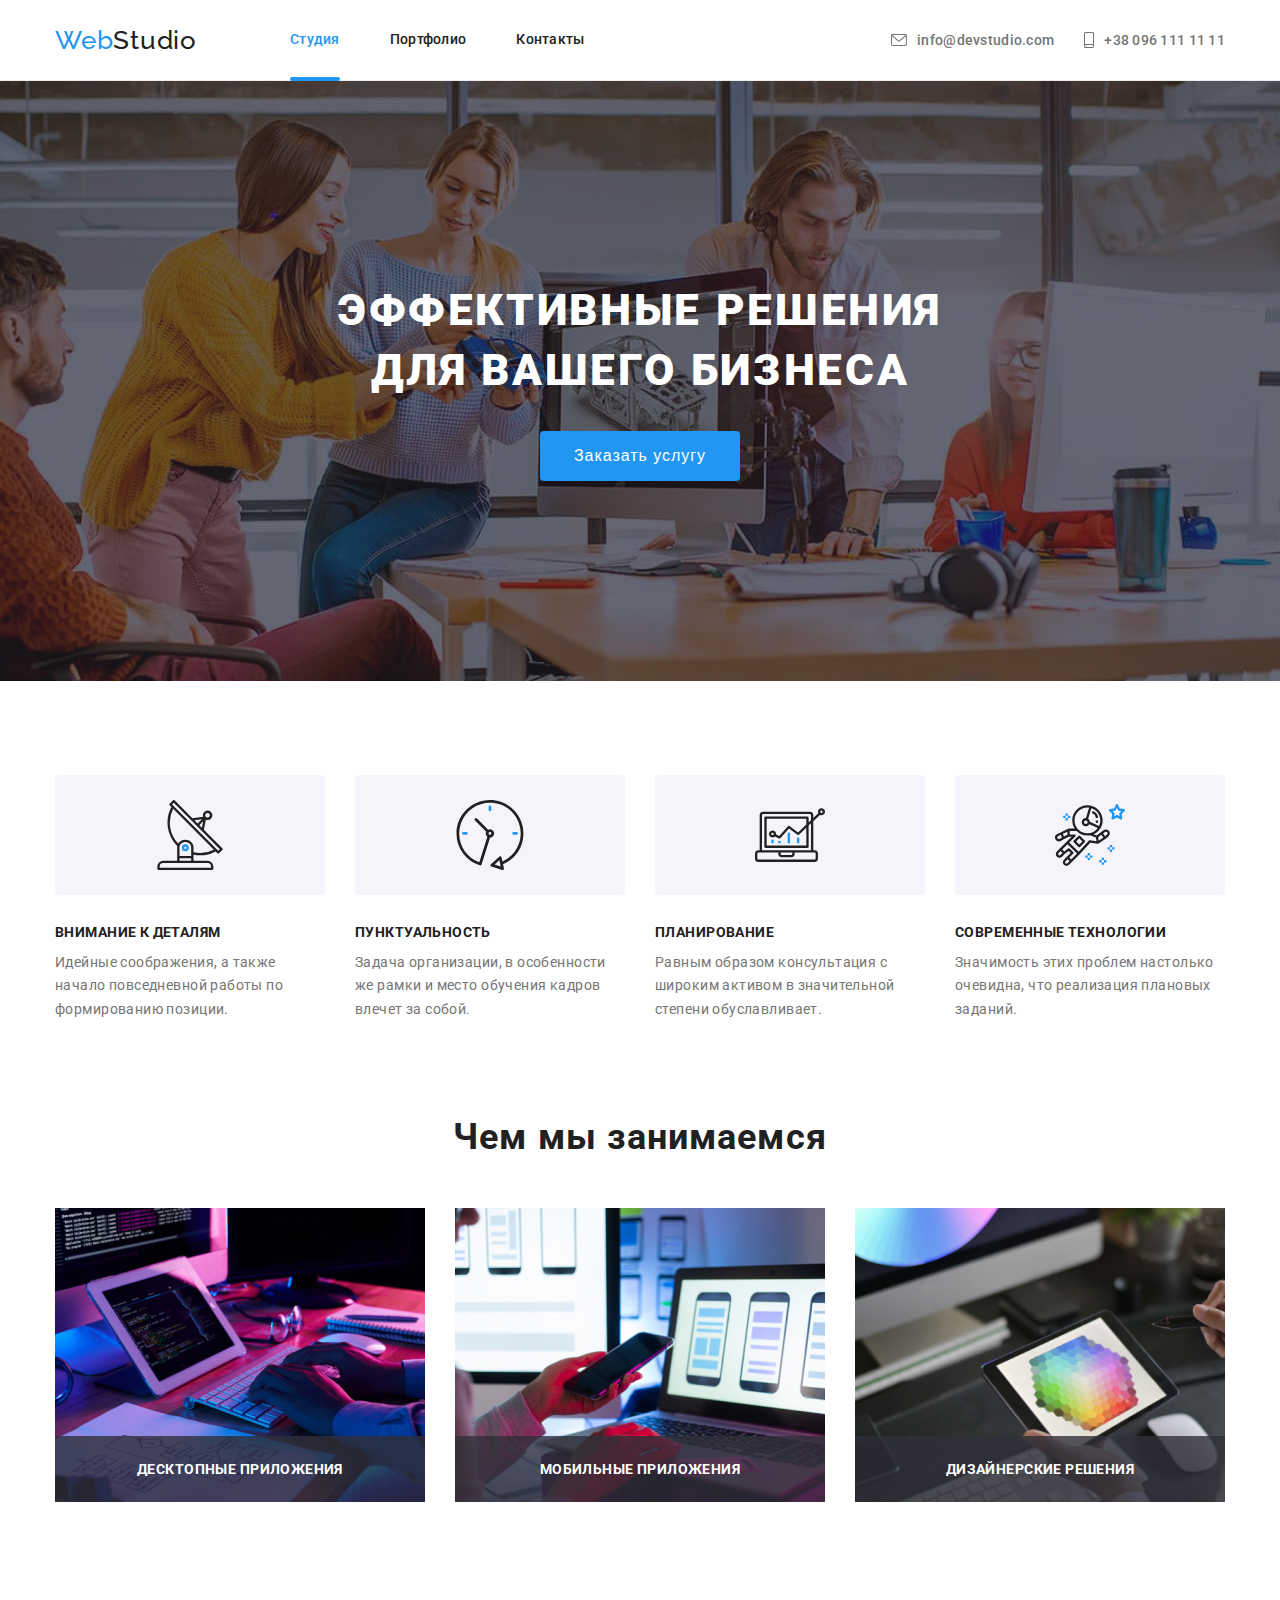
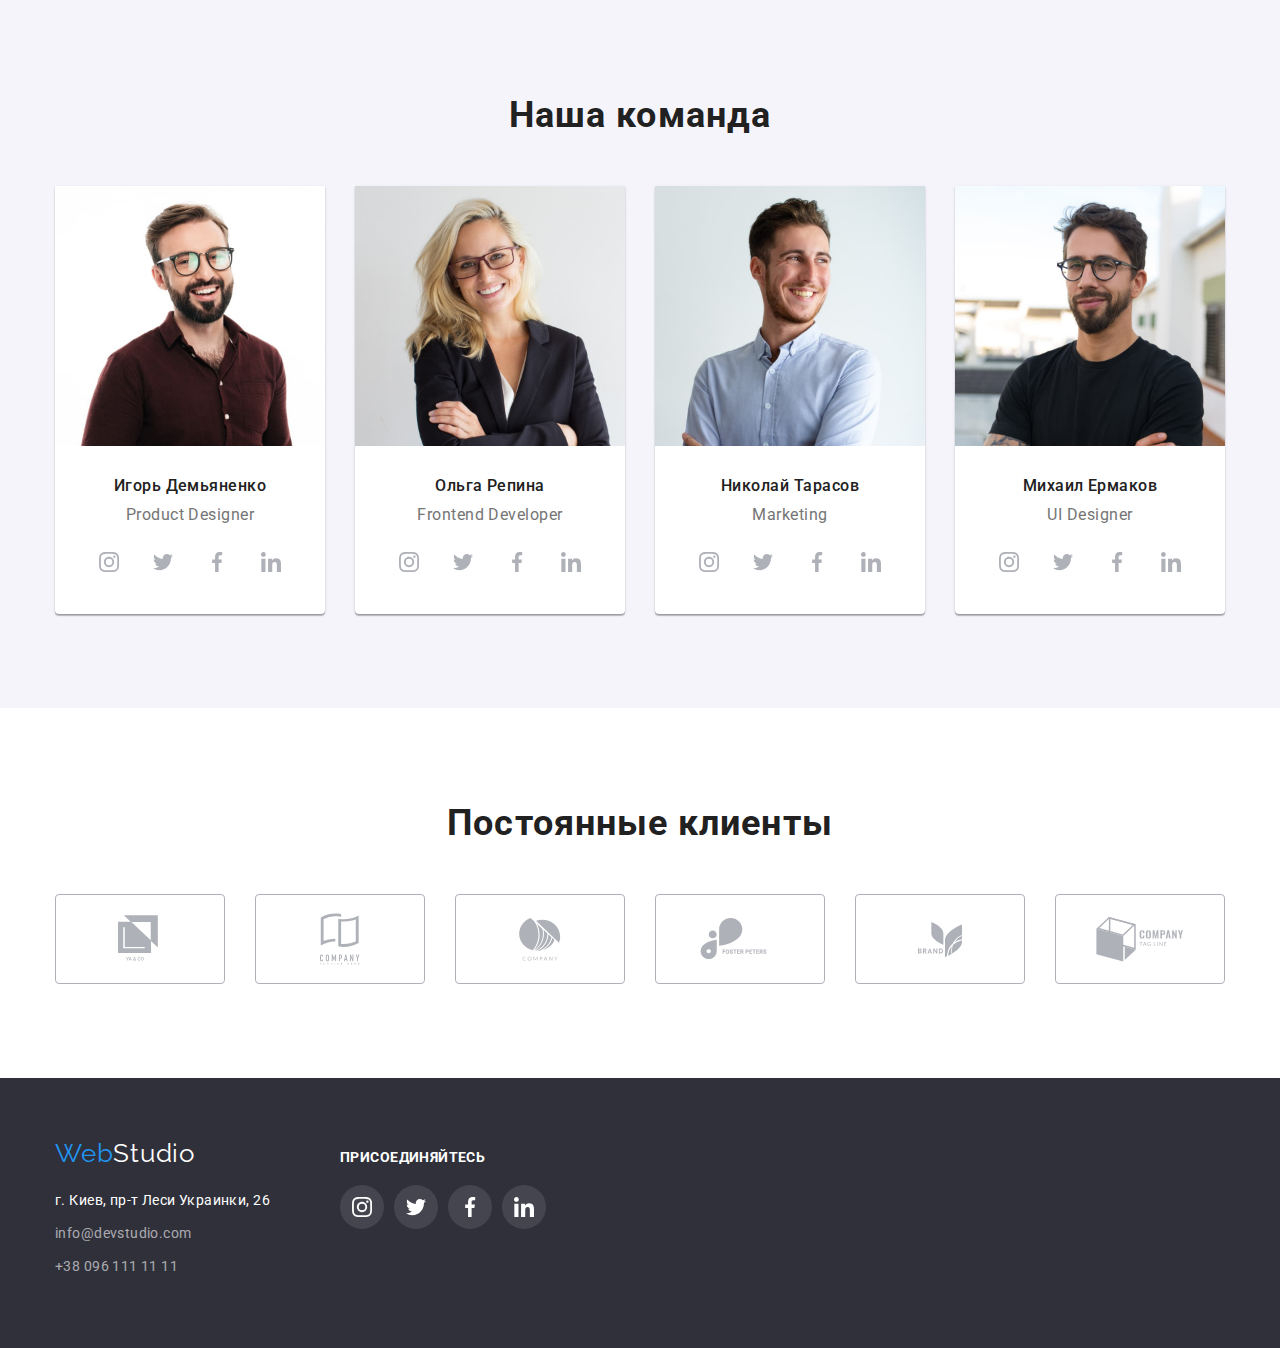
<file: index.html>
<!DOCTYPE html>
<html lang="ru">
<head>
    <meta charset="UTF-8">
    <meta name="viewport" content="width=device-width, initial-scale=1.0">
    <title>Studio</title>
    <link rel="preconnect" href="https://fonts.gstatic.com">
    <link href="https://fonts.googleapis.com/css2?family=Raleway:wght@700&family=Roboto:wght@400;500;700;900&display=swap" rel="stylesheet">
    <link rel="stylesheet" href="./css/modern-normalize.css">
    <link rel="stylesheet" href="./css/style.css">
</head>
<body>
    <header class="header-title">
        <div class="header-nav-menu container">
            <nav class="site-nav">
                    <a class="logo" href=""><span class="logo-header">Web</span>Studio</a>
                    <ul class="nav-menu">
                        <li class="nav-menu-item">
                            <a class="nav-link current" href="./index.html">Студия
                            </a></li>
                        <li class="nav-menu-item">
                            <a class="nav-link" href="./portfolio.html">Портфолио
                            </a>
                        </li>
                        <li class="nav-menu-item">
                            <a class="nav-link" href="#contacts">Контакты
                            </a>
                        </li>
                    </ul>
            </nav>
            <ul class="contact-link">
                <li class="contact-menu">
                    <a class="contact-item" href="mailo:info@devstudio.com">
                        <svg class="link-svg" width="16" height="12">
                            <use href="./images/icons.svg#email">
                            </use>
                        </svg>info@devstudio.com
                    </a>
                </li>
                <li class="contact-menu">
                    <a class="contact-item" href="tel:+380961111111">
                        <svg class="link-svg" width="10" height="16">
                            <use href="./images/icons.svg#phone">
                            </use>
                        </svg>+38 096 111 11 11
                    </a>
                </li>
            </ul>
        </div>
    </header>
    <main>
        <section class="hero-main">
            <div class="hero container">
                <h1 class="title-hero">Эффективные решения <br> для вашего бизнеса</h1>
                <button class="hero-button" type="button" data-modal-open>Заказать услугу</button>
            </div>
        </section>   
        <section class="postulates-main">
            <div class="postulates container">
                <h2  class="visually-hidden">Постулаты компании</h2>
                <ul class="postulates-name">
                    <li class="postulates-name-item">
                        <div class="postulates-thumb">
                            <svg class="postulates-svg" width="70" height="70">
                                <use href="./images/icons.svg#antenna"></use>
                            </svg>
                        </div>
                        <h3 class="title-postulates">Внимание к деталям</h3>
                        <p class="title-postulates-item">
                            Идейные соображения, а также начало повседневной работы по формированию позиции.
                        </p>
                    </li>
                    <li class="postulates-name-item">
                        <div class="postulates-thumb">
                            <svg class="postulates-svg" width="70" height="70">
                                <use href="./images/icons.svg#clock"></use>
                            </svg>  
                        </div> 
                        <h3 class="title-postulates">Пунктуальность</h3>
                        <p class="title-postulates-item">
                            Задача организации, в особенности же рамки и место обучения кадров влечет за собой.
                        </p>
                    </li> 
                    <li class="postulates-name-item">
                        <div class="postulates-thumb">
                            <svg class="postulates-svg" width="70" height="70">
                            <use href="./images/icons.svg#diagram"></use>
                          </svg>  
                        </div> 
                        <h3 class="title-postulates">Планирование</h3>
                        <p class="title-postulates-item">
                            Равным образом консультация с широким активом в значительной степени обуславливает. 
                        </p>
                    </li>            
                    <li class="postulates-name-item">
                        <div class="postulates-thumb">
                            <svg class="postulates-svg" width="70" height="70">
                                <use href="./images/icons.svg#astronaut"></use>
                            </svg>
                        </div>
                        <h3 class="title-postulates">Современные технологии</h3>
                        <p class="title-postulates-item">
                            Значимость этих проблем настолько очевидна, что реализация плановых заданий.
                        </p>
                    </li>            
                </ul>
            </div>
        </section>
        <section class="function-main">
            <div class="function container">
                <h2 class="title-function">Чем мы занимаемся</h2>
                <ul class="function-name">
                    <li class="function-name-item">
                        <div class="function-item-title">
                            <img src="images/photo1.jpg" alt="" width="370">
                            <div class="function-item-text">
                                <p>Десктопные приложения</p>
                            </div>
                        </div>
                        </li>
                    <li class="function-name-item">
                        <div class="function-item-title">
                            <img src="images/photo2.jpg" alt="" width="370">
                            <div class="function-item-text">
                                <p>Мобильные приложения</p>
                            </div>
                        </div>
                    </li>
                    <li class="function-name-item">
                        <div class="function-item-title">
                            <img src="images/photo3.jpg" alt="" width="370">
                            <div class="function-item-text">
                                <p>Дизайнерские решения</p>
                            </div>
                        </div>
                    </li>
                </ul>
            </div>
        </section>
        <section class="team-main">
            <div class="team container">
                <h2 class="title-team">Наша команда</h2>
                <ul class="team-name">
                    <li class="team-name-item">
                        <img src="images/employee1.jpg" alt="Фото Игорь Демьяненко">
                        <div class="card">
                            <h3 class="team-employee">Игорь Демьяненко</h3>
                            <p class="position-team">Product Designer</p>
                        </div>
                        <ul class="team-link">
                            <li class="team-link-menu">
                                <a class="team-link-item" href="">
                                    <svg class="team-link-svg" width="20" height="20">
                                        <use href="./images/icons.svg#instagram">
                                        </use>
                                    </svg>
                                </a>
                            </li>
                            <li class="team-link-menu">
                                <a class="team-link-item" href="">
                                    <svg class="team-link-svg" width="20" height="20">
                                        <use href="./images/icons.svg#twitter">
                                        </use>
                                    </svg>
                                </a>
                            </li>
                            <li class="team-link-menu">
                                <a class="team-link-item" href="">
                                    <svg class="team-link-svg" width="20" height="20">
                                        <use href="./images/icons.svg#facebook">
                                        </use>
                                    </svg>
                                </a>
                            </li>
                            <li class="team-link-menu">
                                <a class="team-link-item" href="">
                                    <svg class="team-link-svg" width="20" height="20">
                                        <use href="./images/icons.svg#linkedin">
                                        </use>
                                    </svg>
                                </a>
                            </li>
                        </ul>
                    </li>
                    <li class="team-name-item">
                        <img src="images/employee2.jpg" alt="Фото Ольга Репина">
                        <div class="card">
                            <h3 class="team-employee">Ольга Репина</h3>
                            <p class="position-team">Frontend Developer</p>
                        </div>
                        <ul class="team-link">
                            <li class="team-link-menu">
                                <a class="team-link-item" href="">
                                    <svg class="team-link-svg" width="20" height="20">
                                        <use href="./images/icons.svg#instagram">
                                        </use>
                                    </svg>
                                </a>
                            </li>
                            <li class="team-link-menu">
                                <a class="team-link-item" href="">
                                    <svg class="team-link-svg" width="20" height="20">
                                        <use href="./images/icons.svg#twitter">
                                        </use>
                                    </svg>
                                </a>
                            </li>
                            <li class="team-link-menu">
                                <a class="team-link-item" href="">
                                    <svg class="team-link-svg" width="20" height="20">
                                        <use href="./images/icons.svg#facebook">
                                        </use>
                                    </svg>
                                </a>
                            </li>
                            <li class="team-link-menu">
                                <a class="team-link-item" href="">
                                    <svg class="team-link-svg" width="20" height="20">
                                        <use href="./images/icons.svg#linkedin">
                                        </use>
                                    </svg>
                                </a>
                            </li>
                        </ul>
                    </li>
                    <li class="team-name-item">
                        <img src="images/employee3.jpg" alt="Фото Николай Тарасов">
                        <div class="card">
                            <h3 class="team-employee">Николай Тарасов</h3>
                            <p class="position-team">Marketing</p>
                        </div>
                        <ul class="team-link">
                            <li class="team-link-menu">
                                <a class="team-link-item" href="">
                                    <svg class="team-link-svg" width="20" height="20">
                                        <use href="./images/icons.svg#instagram">
                                        </use>
                                    </svg>
                                </a>
                            </li>
                            <li class="team-link-menu">
                                <a class="team-link-item" href="">
                                    <svg class="team-link-svg" width="20" height="20">
                                        <use href="./images/icons.svg#twitter">
                                        </use>
                                    </svg>
                                </a>
                            </li>
                            <li class="team-link-menu">
                                <a class="team-link-item" href="">
                                    <svg class="team-link-svg" width="20" height="20">
                                        <use href="./images/icons.svg#facebook">
                                        </use>
                                    </svg>
                                </a>
                            </li>
                            <li class="team-link-menu">
                                <a class="team-link-item" href="">
                                    <svg class="team-link-svg" width="20" height="20">
                                        <use href="./images/icons.svg#linkedin">
                                        </use>
                                    </svg>
                                </a>
                            </li>
                        </ul>
                    </li>
                    <li class="team-name-item">
                        <img src="images/employee4.jpg" alt="Фото Михаил Ермаков">
                        <div class="card">
                            <h3 class="team-employee">Михаил Ермаков</h3>
                            <p class="position-team">UI Designer</p>
                        </div>
                        <ul class="team-link">
                            <li class="team-link-menu">
                                <a class="team-link-item" href="">
                                    <svg class="team-link-svg" width="20" height="20">
                                        <use href="./images/icons.svg#instagram">
                                        </use>
                                    </svg>
                                </a>
                            </li>
                            <li class="team-link-menu">
                                <a class="team-link-item" href="">
                                    <svg class="team-link-svg" width="20" height="20">
                                        <use href="./images/icons.svg#twitter">
                                        </use>
                                    </svg>
                                </a>
                            </li>
                            <li class="team-link-menu">
                                <a class="team-link-item" href="">
                                    <svg class="team-link-svg" width="20" height="20">
                                        <use href="./images/icons.svg#facebook">
                                        </use>
                                    </svg>
                                </a>
                            </li>
                            <li class="team-link-menu">
                                <a class="team-link-item" href="">
                                    <svg class="team-link-svg" width="20" height="20">
                                        <use href="./images/icons.svg#linkedin">
                                        </use>
                                    </svg>
                                </a>
                            </li>
                        </ul>
                    </li>
                </ul>
            </div>
        </section>
        <section class="clients-main">
            <div class="clients container">
                <h2 class="title-clients">Постоянные клиенты</h2>
                <ul class="clients-name">
                    <li class="clients-item">
                        <a class="clients-link" href="">
                            <svg class="clients-logo" width="44" height="49">
                                <use href="./images/icons.svg#logo1"></use>
                            </svg>
                        </a>
                    </li>
                    <li class="clients-item">
                        <a class="clients-link" href="">
                            <svg class="clients-logo" width="40" height="52">
                                <use href="./images/icons.svg#logo2"></use>
                            </svg>
                        </a>
                    </li>
                    <li class="clients-item">
                        <a class="clients-link" href="">
                            <svg class="clients-logo" width="42" height="43">
                                <use href="./images/icons.svg#logo3"></use>
                            </svg>
                        </a>
                    </li>
                    <li class="clients-item">
                        <a class="clients-link" href="">
                            <svg class="clients-logo" width="80" height="42">
                                <use href="./images/icons.svg#logo4"></use>
                            </svg>
                        </a>
                    </li>
                    <li class="clients-item">
                        <a class="clients-link" href="">
                            <svg class="clients-logo" width="44" height="49">
                                <use href="./images/icons.svg#logo5"></use>
                            </svg>
                        </a>
                    </li>
                    <li class="clients-item">
                        <a class="clients-link" href="">
                            <svg class="clients-logo" width="88" height="45">
                                <use href="./images/icons.svg#logo6"></use>
                            </svg>
                        </a>
                    </li>
                </ul>
             </div>
        </section>
    </main>
    <footer class="footer-main">
        <div class="footer container">
            <div class="footer-first">
                <a class="logo" href="./index.html"><span class="logo-header">Web</span><span class="logo-footer">Studio</span></a>
                <address class="footer-address">
                <p class="footer-text">г. Киев, пр-т Леси Украинки, 26</p>
                <ul class="footer-list">
                        <li class="footer-item"><a class="footer-link" href="mailo:info@devstudio.com">info@devstudio.com</a></li>
                        <li class="footer-item"><a class="footer-link" href="tel:+380961111111">+38 096 111 11 11</a></li>
                    </ul>
                </address>  
            </div>  
            <div class="footer-second">
                <h3 class="footer-second-title">присоединяйтесь</h3>
                <ul class="footer-second-name">
                    <li class="footer-second-menu">
                        <a class="footer-second-item" href="#">
                            <svg class="footer-second-svg">
                                <use href="./images/icons.svg#instagram">
                                </use>
                            </svg>
                        </a>
                    </li>
                    <li class="footer-second-menu">
                        <a class="footer-second-item" href="#">
                            <svg class="footer-second-svg">
                                <use href="./images/icons.svg#twitter">
                                </use>
                            </svg>
                        </a>
                    </li>
                    <li class="footer-second-menu">
                        <a class="footer-second-item" href="#">
                            <svg class="footer-second-svg">
                                <use href="./images/icons.svg#facebook">
                                </use>
                            </svg>
                        </a>
                    </li>
                    <li class="footer-second-menu">
                        <a class="footer-second-item" href="#">
                            <svg class="footer-second-svg">
                                <use href="./images/icons.svg#linkedin">
                                </use>
                            </svg>
                        </a>
                    </li>
                </ul>
            </div>
        </div>
    </footer>
    <!-- <script>
        const { height: pageHeaderHeight } = document
        .querySelector(".header-title")
        .getBoundingClientRect();
        
        document.body.style.paddingTop = '${pageHeaderHeight}px';
    </script> -->
    <div class="backdrop is-hidden" data-modal>
        <div class="order-modal">
            <button class="order-close" type="button" data-modal-close>
            <svg width="18" height="18">
                <use href="./images/icons.svg#close"></use>
            </svg>
            </button>
        </div>
    </div>

     <script src="./js/modal.js"></script>
</body>
</html>
</file>
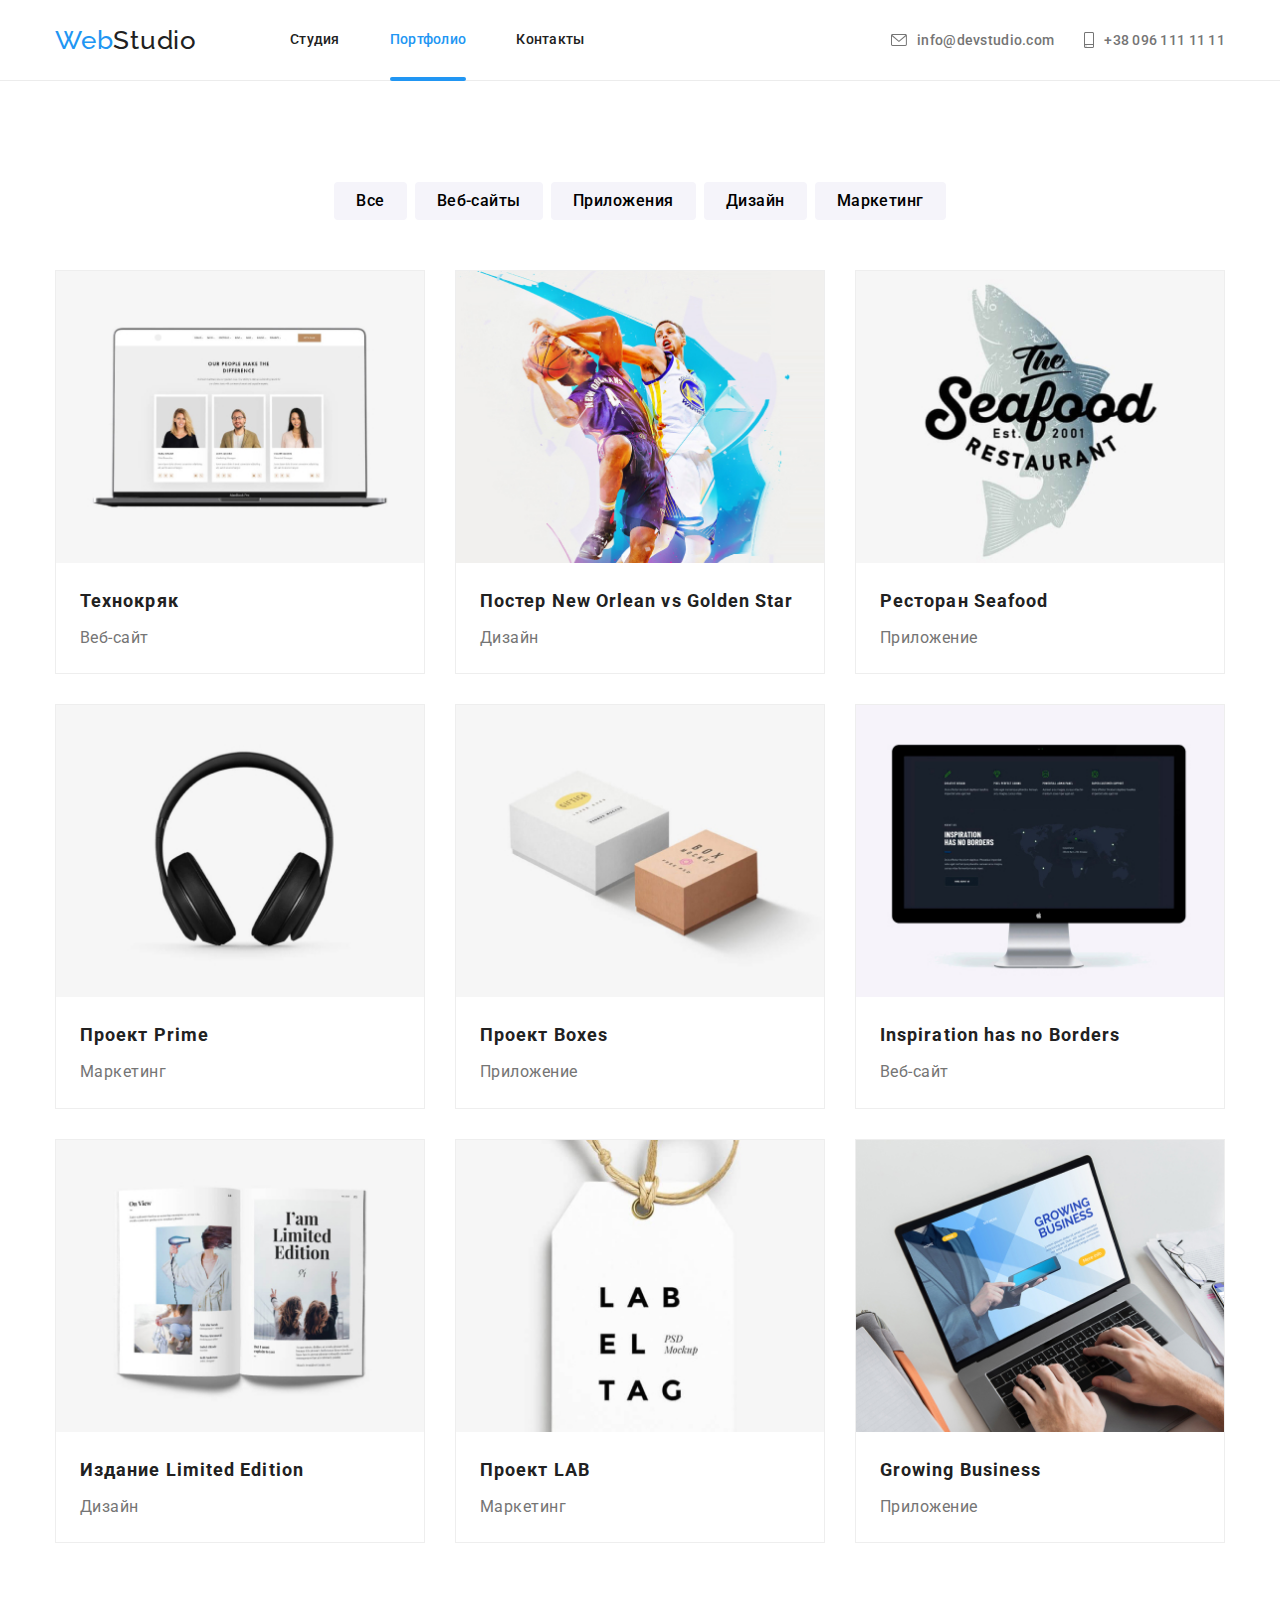
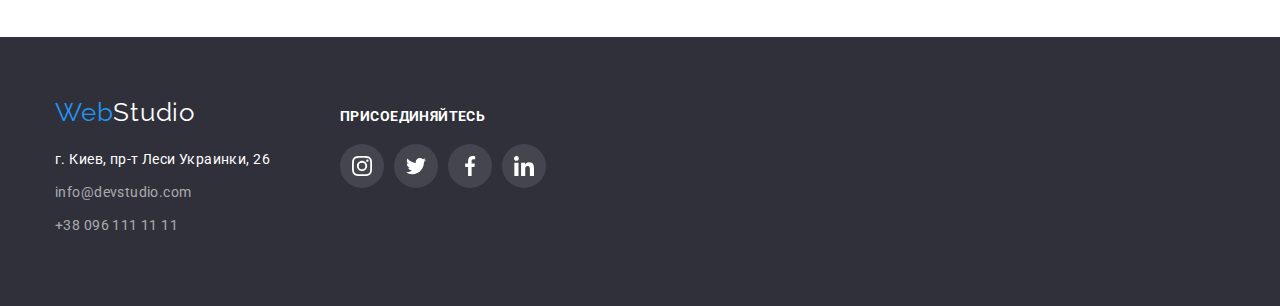
<file: portfolio.html>
<!DOCTYPE html>
<html lang="ru">
<head>
    <meta charset="UTF-8">
    <meta name="viewport" content="width=device-width, initial-scale=1.0">
    <title>Portfolio</title>
    <link rel="stylesheet" href="./css/modern-normalize.css">
    <link rel="stylesheet" href="./css/style.css">
    <link rel="preconnect" href="https://fonts.gstatic.com">
    <link href="https://fonts.googleapis.com/css2?family=Raleway:wght@700&family=Roboto:wght@400;500;700;900&display=swap" rel="stylesheet">


</head>
<body>
    <header class="header-title">
        <div class="header-nav-menu container">
            <nav class="site-nav">
                    <a class="logo" href=""><span class="logo-header">Web</span>Studio</a>
                    <ul class="nav-menu">
                        <li class="nav-menu-item">
                            <a class="nav-link" href="./index.html">Студия
                            </a>
                        </li>
                        <li class="nav-menu-item">
                            <a class="nav-link current" href="./portfolio.html">Портфолио
                            </a>
                        </li>
                        <li class="nav-menu-item">
                            <a class="nav-link" href="#">Контакты
                            </a>
                        </li>
                    </ul>
            </nav>
            <ul class="contact-link">
                <li class="contact-menu">
                    <a class="contact-item" href="mailo:info@devstudio.com">
                        <svg class="link-svg" width="16" height="12">
                            <use href="./images/icons.svg#email">
                            </use>
                        </svg>
                    info@devstudio.com</a>
                </li>
                <li class="contact-menu">
                    <a class="contact-item" href="tel:+380961111111">
                        <svg class="link-svg" width="10" height="16">
                            <use href="./images/icons.svg#phone">
                            </use>
                        </svg>
                       +38 096 111 11 11</a>
                </li>
            </ul>
        </div>
    </header>
<main>
        <section class="portfolio-main">
            <div class="portfolio-button container">
                <h1 class="visually-hidden">portfolio</h1>
                <ul class="portfolio-name">
                    <li class="portfolio-name-item"><button class="portfolio-button-item" type="button">Все</button></li>
                    <li class="portfolio-name-item"><button class="portfolio-button-item" type="button">Веб-сайты</button></li>
                    <li class="portfolio-name-item"><button class="portfolio-button-item" type="button">Приложения</button></li>
                    <li class="portfolio-name-item"><button class="portfolio-button-item" type="button">Дизайн</button></li>
                    <li class="portfolio-name-item"><button class="portfolio-button-item" type="button">Маркетинг</button></li>
                </ul>
            </div>
            <div class="portfolio-card container">
                <ul class="card-name">
                    <li class="card-name-item">
                        <a class="card-name-link" href="">
                            <div class="card-thumb">
                                <img src="./images/img1.jpg" alt="" width="370">
                                <div class="card-overlay">
                                    Технокряк это современная площадка распространения коронавируса. Компании используют эту платформу для цифрового шпионажа и атак на защищённые сервера конкурентов
                                </div>
                            </div>
                            <div class="filter-name">
                                <h3 class="title-filter">Технокряк</h3>
                                <p class="filter-item">Веб-сайт</p>
                            </div>
                        </a>
                    </li>
                    <li class="card-name-item">
                        <a class="card-name-link" href="">
                            <div class="card-thumb">
                                <img src="./images/img2.jpg" alt="" width="370">
                                <div class="card-overlay">
                                    Технокряк это современная площадка распространения коронавируса. Компании используют эту платформу для цифрового шпионажа и атак на защищённые сервера конкурентов
                                </div>
                            </div>
                            <div class="filter-name">
                                <h3 class="title-filter">Постер New Orlean vs Golden Star</h3>
                                <p class="filter-item">Дизайн</p>
                            </div>
                        </a>
                    </li>
                    <li class="card-name-item">
                        <a class="card-name-link" href="">
                            <div class="card-thumb">
                                <img src="./images/img3.jpg" alt="" width="370">
                                <div class="card-overlay">
                                    Технокряк это современная площадка распространения коронавируса. Компании используют эту платформу для цифрового шпионажа и атак на защищённые сервера конкурентов
                                </div>
                            </div>
                            <div class="filter-name">
                                <h3 class="title-filter">Ресторан Seafood</h3>
                                <p class="filter-item">Приложение</p>
                            </div>
                        </a>
                    </li>
                    <li class="card-name-item">
                        <a class="card-name-link" href="">
                            <div class="card-thumb">
                                <img src="./images/img4.jpg" alt="" width="370">
                                <div class="card-overlay">
                                    Технокряк это современная площадка распространения коронавируса. Компании используют эту платформу для цифрового шпионажа и атак на защищённые сервера конкурентов
                                </div>
                            </div>
                            <div class="filter-name">
                                <h3 class="title-filter">Проект Prime</h3>
                                <p class="filter-item">Маркетинг</p>
                            </div>
                        </a>
                    </li>
                    <li class="card-name-item">
                        <a class="card-name-link" href="">
                            <div class="card-thumb">
                                <img src="./images/img5.jpg" alt="" width="370">
                                <div class="card-overlay">
                                    Технокряк это современная площадка распространения коронавируса. Компании используют эту платформу для цифрового шпионажа и атак на защищённые сервера конкурентов
                                </div>
                            </div>
                            <div class="filter-name">
                                <h3 class="title-filter">Проект Boxes</h3>
                                <p class="filter-item">Приложение</p>
                            </div>
                        </a>
                    </li>
                    <li class="card-name-item">
                        <a class="card-name-link" href="">
                            <div class="card-thumb">
                                <img src="./images/img6.jpg" alt="" width="370">
                                <div class="card-overlay">
                                    Технокряк это современная площадка распространения коронавируса. Компании используют эту платформу для цифрового шпионажа и атак на защищённые сервера конкурентов
                                </div>
                            </div>
                            <div class="filter-name">
                                <h3 class="title-filter">Inspiration has no Borders</h3>
                                <p class="filter-item">Веб-сайт</p>
                            </div>
                        </a>
                    </li>
                    <li class="card-name-item">
                        <a class="card-name-link" href="">
                            <div class="card-thumb">
                                <img src="./images/img7.jpg" alt="" width="370">
                                <div class="card-overlay">
                                    Технокряк это современная площадка распространения коронавируса. Компании используют эту платформу для цифрового шпионажа и атак на защищённые сервера конкурентов
                                </div>
                            </div>
                            <div class="filter-name">
                                <h3 class="title-filter">Издание Limited Edition</h3>
                                <p class="filter-item">Дизайн</p>
                            </div>
                        </a>
                    </li>
                    <li class="card-name-item">
                        <a class="card-name-link" href="">
                            <div class="card-thumb">
                                <img src="./images/img8.jpg" alt="" width="370">
                                <div class="card-overlay">
                                    Технокряк это современная площадка распространения коронавируса. Компании используют эту платформу для цифрового шпионажа и атак на защищённые сервера конкурентов
                                </div>
                            </div>
                            <div class="filter-name">
                                <h3 class="title-filter">Проект LAB</h3>
                                <p class="filter-item">Маркетинг</p>
                            </div>
                        </a>
                    </li>
                    <li class="card-name-item">
                        <a class="card-name-link" href="">
                            <div class="card-thumb">
                                <img src="./images/img9.jpg" alt="" width="370">
                                <div class="card-overlay">
                                    Технокряк это современная площадка распространения коронавируса. Компании используют эту платформу для цифрового шпионажа и атак на защищённые сервера конкурентов
                                </div>
                            </div>
                            <div class="filter-name">
                                <h3 class="title-filter">Growing Business</h3>
                                <p class="filter-item">Приложение</p>
                            </div>
                        </a>
                    </li>
                </ul>
            </div>
        </section>
    </main>
    <footer class="footer-main">
        <div class="footer container">
            <div class="footer-first">
                <a class="logo" href="./index.html"><span class="logo-header">Web</span><span class="logo-footer">Studio</span></a>
                <address class="footer-address">
                <p class="footer-text">г. Киев, пр-т Леси Украинки, 26</p>
                <ul class="footer-list">
                        <li class="footer-item"><a class="footer-link" href="mailo:info@devstudio.com">info@devstudio.com</a></li>
                        <li class="footer-item"><a class="footer-link" href="tel:+380961111111">+38 096 111 11 11</a></li>
                </ul>
                </address>  
            </div>  
            <div class="footer-second">
                <h3 class="footer-second-title">присоединяйтесь</h3>
                <ul class="footer-second-name">
                    <li class="footer-second-menu">
                        <a class="footer-second-item" href="#">
                            <svg class="footer-second-svg">
                                <use href="./images/icons.svg#instagram">
                                </use>
                            </svg>
                        </a>
                    </li>
                    <li class="footer-second-menu">
                        <a class="footer-second-item" href="#">
                            <svg class="footer-second-svg">
                                <use href="./images/icons.svg#twitter">
                                </use>
                            </svg>
                        </a>
                    </li>
                    <li class="footer-second-menu">
                        <a class="footer-second-item" href="#">
                            <svg class="footer-second-svg">
                                <use href="./images/icons.svg#facebook">
                                </use>
                            </svg>
                        </a>
                    </li>
                    <li class="footer-second-menu">
                        <a class="footer-second-item" href="#">
                            <svg class="footer-second-svg">
                                <use href="./images/icons.svg#linkedin">
                                </use>
                            </svg>
                        </a>
                    </li>
                </ul>
            </div>
        </div>
    </footer>
</body>
</html>
</file>
<file: css/style.css>
:root {
    --main-text: #212121;
    --second-text: #757575;
    --second-text-op60: rgba(255, 255, 255, 0.6);
    --accent-text: #2196F3;
    --white-text: #FFFFFF;
    --main-bg-color: #FFFFFF;
    --second-bg-color: #f5f4fa;
    --accenr-bg-color: #2F303A;
    --border-color: #ECECEC;
    --border-color-frame: #eeeeee;
    --clients-svg-color: #AFB1B8;
    --transition-function: 250ms cubic-bezier(0.4, 0, 0.2, 1);
    --overlflow-function: rgba(33, 150, 243, 0.9);

}
  
html {
  box-sizing: border-box;
}

*,
*::before, *::after {
    box-sizing: inherit;
}

body {
  font-family: 'Roboto',sans-serif;
  color: var(--main-text);
  margin: 0;
}

h1, h2, h3, h4, h5, h6 {
    font-weight: 700;
    margin: 0;
    color: var(--main-text);

}

ul {
    list-style: none;
    margin: 0;
    padding: 0;  
}

p {
    margin: 0;
}

a {
    text-decoration: none;
}

.visually-hidden{
    position: absolute;
    width: 1px;
    height: 1px;
    margin: -1px;
    border: 0;
    padding: 0;
  
    white-space: nowrap;
    clip-path: inset(100%);
    clip: rect(0 0 0 0);
    overflow: hidden;
}
  
img {
    display: block;
    max-width: 100%;
    height: auto;
}


.container {
    width: 1200px;
    padding-left: 15px;
    padding-right: 15px;
    margin-left: auto;
    margin-right: auto;
    align-items: center;
}

/* Studio */
/* Header */

.header-title {
    position: sticky;
    z-index: 2;
    top: 0;
    min-height: 80px;

    border-bottom: 1px solid var(--border-color);
    background-color: var(--main-bg-color);
}

.header-nav-menu {
    display: flex;
    align-items: center;
}
  
.site-nav {
    font-weight: 500;
    font-size: 14px;
    line-height: 1.14;
    letter-spacing: 0.02em;

    display: flex;
    align-items: center;
}

.nav-menu {
    display: flex;
    margin-left: 93px;
    position: relative;
}

.nav-menu-item:not(:last-child) {
    margin-right: 50px;
}

.site-nav a {
    color: inherit;
}

.logo {
    font-family: 'Raleway', sans-serif;
    font-size: 26px;
    line-height: 1.19;
    letter-spacing: 0.03em;

    padding-top: 24px;
    padding-bottom: 24px;
}

.logo .logo-header {
    color: var(--accent-text);
}

.logo .logo-footer {
    color: var(--white-text);
}

.nav-link {
    display: block;
    font-size: 14px;
    font-weight: 500;
    line-height: 1.14;
    letter-spacing: 0.02em;

    padding-top: 32px;
    padding-bottom: 32px;

    color: var(--main-text);
    transition: color var(--transition-function);

}

.nav-link:hover,
.nav-link:focus {
    color: var(--accent-text);
}

.nav-link.current {
    position: relative;
    color: var(--accent-text);
}

.nav-link.current::after {
  content: '';
  position: absolute;
  display: block;

  width: 100%;
  height: 4px;
  border-radius: 2px;
  bottom: -1px;

  background-color: var(--accent-text);
}

.contact-link {
    display: flex;
    margin-left: auto;
}

.contact-menu {
    display: inline-flex;
    justify-content: center;
    align-items: center;
 }

.contact-menu:not(:last-child) {
    margin-right: 30px;
}

.contacts-item + .contacts-item {
    margin-left: 50px;
  }

.contact-item {
    display: flex;
    align-items: center;
    padding-top: 32px;
    padding-bottom: 32px;

    font-weight: 500;
    font-size: 14px;
    letter-spacing: 0.02em;

    color: var(--second-text);
    transition: color var(--transition-function);
}
    
.contact-item:hover,
.contact-item:focus {
    color: var(--accent-text);
}

.link-svg {
    fill: var(--second-text);
    margin-right: 10px;
    fill:  currentColor;
}


/* Hero */

.backdrop {
    position: fixed;
    top: 0;
    left: 0;
    width: 100vw;
    height: 100vh;
    z-index: 3;

    background: rgba(0, 0, 0, 0.2);

    opacity: 1;
    transition: transform var(--transition-function);
} 

.backdrop.is-hidden {
    opacity: 0;
    pointer-events: none;
}

.order-modal {
    position: absolute;
    top: 50%;
    left: 50%;
  
    width: 528px;
    min-height: 581px;
    padding: 40px;
      
    border-radius: 4px;
    background-color: var(--main-bg-color);
    box-shadow: 0px 1px 3px rgba(0, 0, 0, 0.12), 0px 1px 1px rgba(0, 0, 0, 0.14),
    0px 2px 1px rgba(0, 0, 0, 0.2);

    transform: translate(-50%, -50%) scale(1);
    transition: transform var(--transition-function);
}
  
.is-hidden .order-modal {
    transform: translate(-50%, -50%) scale(1.1);
}

.order-close {
    position: absolute;
    top: 8px;
    right: 8px;

    display: flex;
    align-items: center;
    justify-content: center;
      
    width: 30px;
    height: 30px;
    
    background: var(--white-color);
    border: 1px solid rgba(0, 0, 0, 0.1);
    border-radius: 50%;
}
      
.order-close:hover,
.order-close:focus,
.order-close:active {
    outline: none;
    background-color: var(--accent-text);
}

.hero-main {
    max-width: 1600px;
    margin: 0 auto;

    background-position: center;
    background-repeat: no-repeat;
    background-image: linear-gradient(
    to right,
    rgba(47, 48, 58, 0.4),
    rgba(47, 48, 58, 0.4)), 
    url(../images/hero.jpg);
}

.hero {
    max-width: 1600px;
    text-align: center;

    padding-top: 200px;
    padding-bottom: 200px;
}

.title-hero {
    font-weight: 900;
    font-size: 44px;
    line-height: 1.36;
    letter-spacing: 0.06em;
    text-transform: uppercase;
    margin-bottom: 30px;

    color: var(--white-text);
}

.hero-button {
    border: none;
    font-size: 16px;
    line-height: 1.88;
    letter-spacing: 0.06em;
    cursor: pointer;
    border-radius: 4px;
    padding: 10px 32px;
    min-width: 200px;
    
    color: var(--white-text);
    background-color: var(--accent-text);

}


    /* Postulati */
.postulates-main {
    padding-top: 94px;
    padding-bottom: 94px;
}

.title-postulates {
    margin-bottom: 10px;
}

.postulates-name {
    display: flex;
    flex-wrap: wrap;
    margin-top: -30px;
    margin-left: -30px;
    justify-content: center;
    align-items: center;
}

.postulates-name-item {
    flex-basis: calc(100% / 4 - 30px);
    margin-left: 30px;
    margin-top: 30px;
} 

.postulates-thumb {
    display: flex;
    background: #F5F4FA;
    border-radius: 4px;
    justify-content: center;
    align-items: center;
    margin-bottom: 30px;
    width: 270px;
    height: 120px;
}

.title-postulates {
    font-weight: 700;
    font-size: 14px;
    line-height: 1.14;
    letter-spacing: 0.03em;
    text-transform: uppercase;
    margin-top: 30px;
}

.title-postulates-item {
    font-weight: 400;
    font-size: 14px;
    line-height: 1.7;
    letter-spacing: 0.03em;

    color: var(--second-text);
}

.title-function {
    font-weight: 700;
    font-size: 36px;
    line-height: 1.17;
    letter-spacing: 0.03em;
}


/* Function */
.function-main {
    padding-bottom: 94px;
}

.title-function {
    padding-bottom: 50px;
    text-align: center;
}

.function-name {
    display: flex;
    flex-wrap: wrap;
    margin-top: -30px;
    margin-left: -30px;
}

.function-name >.function-name-item {
    flex-basis: calc(100% / 3 - 30px);
    margin-left: 30px;
    margin-top: 30px;
}

.function-item-title {
    position: relative;
    display: inline-block;
    z-index: -1;
}

.function-item-text {
    position: absolute;
    width: 100%;
    bottom: 0;
    padding: 27px 82px;
    
    font-family: Roboto;
    font-style: normal;
    font-weight: bold;
    font-size: 14px;
    line-height: calc(14 / 16);
    text-align: center;
    letter-spacing: 0.03em;
    text-transform: uppercase;

    background: rgba(47, 48, 58, 0.8);
    color: var(--white-text);
}


/* Our team */
.team-main {
    background-color: var(--second-bg-color);

    padding-top: 94px;
    padding-bottom: 94px;
}
      
.card {
    margin-bottom: 16px;
}

.title-team {
    font-size: 36px;
    line-height: 1.17;
    letter-spacing: 0.03em;

    margin-bottom: 50px;
    text-align: center;
}

.team-name {
    display: flex;
    flex-wrap: wrap;
    margin-left: -30px;
    margin-top: -30px;
}

.team-name-item {
    flex-basis: calc(100% / 4 - 30px);
    margin-left: 30px;
    margin-top: 30px;

    background-color: var(--main-bg-color);
    box-shadow: 0px 1px 3px rgba(0, 0, 0, 0.12), 0px 1px 1px rgba(0, 0, 0, 0.14), 0px 2px 1px rgba(0, 0, 0, 0.2);
    border-radius: 0px 0px 4px 4px;
}

.team-employee {
    font-weight: 500;
    font-size: 16px;
    line-height: 1.19;
    letter-spacing: 0.03em;
    text-align: center;

    padding-bottom: 10px;
    padding-top: 30px;
}

.position-team {
    font-weight: 400;
    font-size: 16px;
    line-height: 1.19;
    letter-spacing: 0.03em;
    text-align: center;

    color: var(--second-text);
}

.team-link {
    display: flex;
    align-items: center;

    padding: 0 32px 30px;
}

.team-link-menu:not(:last-child) {
  margin-right: 10px;
}

.team-link-item {
    display: flex;
    justify-content: center;
    align-items: center;

    width: 44px;
    height: 44px;
    color: var(--clients-svg-color);
    border-radius: 50%;

    transition: color var(--transition-function),
    background-color var(--transition-function);
}

.team-link-item:hover,
.team-link-item:focus {
    background-color: var(--accent-text);
    color: var(--white-text);
}

.team-link-svg {
    fill: currentColor;
}


/* Clients */
.clients-main {
    padding-top: 94px;
    padding-bottom: 94px;

    text-align: center;
}

.title-clients {
    font-size: 36px;
    line-height: calc(42 / 36);
    letter-spacing: 0.03em;

    margin-bottom: 50px;
}

.clients-name {
    display: flex;
    flex-wrap: wrap;
    margin-right: -30px;
    margin-top: -30px;
  }
  
.clients-item {
    margin-right: 30px;
    margin-top: 30px;
  }
  
.clients-link {
    display: flex;
    justify-content: center;
    align-items: center;
    width: 170px;
    height: 90px;
  
    border-radius: 4px;
    border: 1px solid var(--clients-svg-color);

    color: var(--clients-svg-color);
    transition: color var(--transition-function), border-color var(--transition-function);
  }
  
.clients-logo {
    fill: currentColor;
  }
  
.clients-link:hover,
.clients-link:focus {
    border: 1px solid var(--accent-text);
    color:var(--accent-text);
  }


/* Footer */
.footer {
    display: flex;
    align-items: baseline;
}

.footer-first {
    margin-right: 70px;
}

.footer-second-title {
    margin-bottom: 20px;
    font-size: 14px;
    line-height: calc(16 / 14);
    letter-spacing: 0.03em;
    text-transform: uppercase;

    color: var(--white-text);
}

.team-link {
    padding: 0 32px 30px;

    display: flex;
    align-items: center;
}

.footer-second-menu:not(:last-child) {
  margin-right: 10px;
}

.footer-second-item {
    display: flex;
    justify-content: center;
    align-items: center;

    width: 44px;
    height: 44px;
    color: var(--white-text);
    background: rgba(255, 255, 255, 0.1);
    border-radius: 50%;

    transition: color var(--transition-function),
    background-color var(--transition-function);
}

.footer-second-item:hover,
.footer-second-item:focus {
    background-color: var(--accent-text);
    border-radius: 50%;
    color: var(--white-text);
}

.footer-second-svg {
    width: 20px;
    height: 20px;
    fill: currentColor;
}

.footer-second-name,
.footer-second-menu {
    display: flex;
}

.footer-main {
    padding-top: 60px;
    padding-bottom: 60px;
}

.footer-text {
    margin-bottom: 9px;
}

.footer-list {
    margin-bottom: 9px;
}
  
.footer-item:not(:last-child) {
    margin-bottom: 9px;
  }
  
.footer-link {
    color: var(--address-color-link);
  }
  
.footer-link:hover,
.footer-link:focus {
    color: var(--accent-color);
  }

.footer-main {
    background-color: var(--accenr-bg-color);
}

.footer-address {
    font-weight: 400;
    font-size: 14px;
    line-height: 1.7;
    letter-spacing: 0.03em;

    color: var(--white-text);

    margin-top: 20px;
}

.footer-item {
    font-weight: 400;
    font-size: 14px;
    line-height: 1.7;
    letter-spacing: 0.03em;

    color: var(--second-text-op60);
}

.footer-link:hover,
.footer-link:focus {
      color: var(--accent-text);
    } 



/* Portfolio */
/* filter */
.portfolio-button-item {
    font-family: "Roboto", sans-serif;
    font-weight: 500;
    font-size: 16px;
    line-height: 1.6;
    letter-spacing: 0.03em;
    border: none;
    background-color: var(--second-bg-color);
    cursor: pointer;

    display: flex;
    padding: 6px 22px;
    margin-bottom: 50px;
    border-radius: 4px;

    transition: var(--transition-function);

}

.portfolio-button-item:hover,
.portfolio-button-item:focus {
    background: var(--accent-text);
    color: var(--white-text);
}

.title-filter {
    font-size: 18px;
    line-height: 2;
    letter-spacing: 0.06em;

    margin-bottom: 4px;
}

.filter-item {
    font-weight: 400;
    font-size: 16px;
    line-height: 1.88;
    letter-spacing: 0.03em;

    color: var(--second-text);
}

.portfolio-main {
    padding-top: 101px;
    padding-bottom: 94px;
}

.portfolio-name {
    display: flex;
    justify-content: center;
}

.portfolio-name-item:not(:last-child) {
    margin-right: 8px;
}

.card-name {
    display: flex;
    justify-content: center;
    flex-wrap: wrap;
    margin-left: -30px;
    margin-top: -30px;
}

.card-name-item {
    flex-basis: calc(100% / 3 - 30px);
    margin-left: 30px;
    margin-top: 30px;

    background: var(--main-bg-color);
    border: 1px solid var(--border-color-frame);
    box-sizing: border-box;
    display: flex;
}

.card-name-item:hover .card-overlay,
.card-name-item:focus .card-overlay {
    transform: translateY(0);
}

.card-overlay {
    position: absolute;
    top: 0;
    left: 0;
    width: 100%;
    height: 100%;
    padding: 63px 24px;

    /* font-weight: 400; */
    font-size: 18px;
    line-height: calc(28 / 18);
    letter-spacing: 0.03em;
    
    color: var(--white-text);

    transition: var(--transition-function);
    background: var(--overlflow-function);
    transform: translateY(100%);
}

.card-thumb {
    position: relative;
    overflow: hidden;
}

.card-name-link:hover,
.card-name-link:focus {
    box-shadow: 0px 1px 1px rgba(0, 0, 0, 0.12), 0px 4px 4px rgba(0, 0, 0, 0.06), 1px 4px 6px rgba(0, 0, 0, 0.16);
}

.filter-name {
    padding: 20px 24px;
}
</file>
